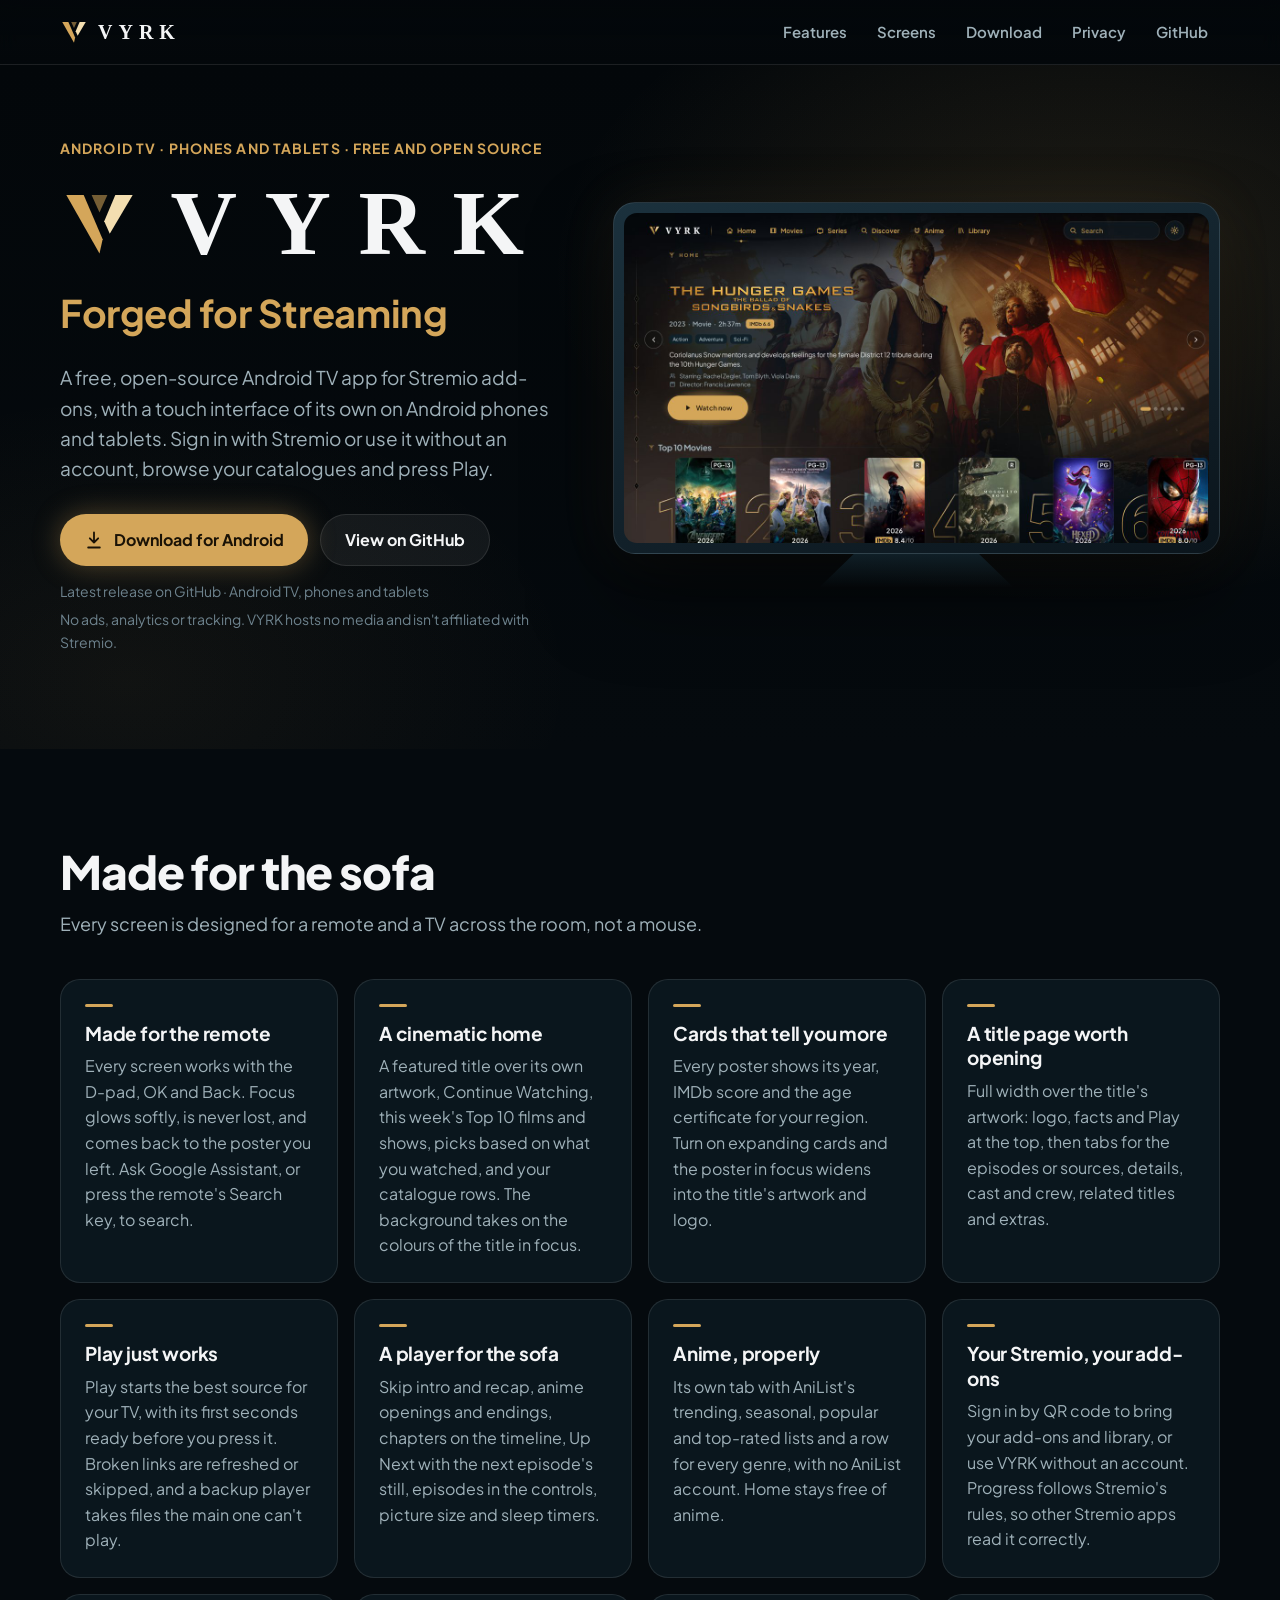
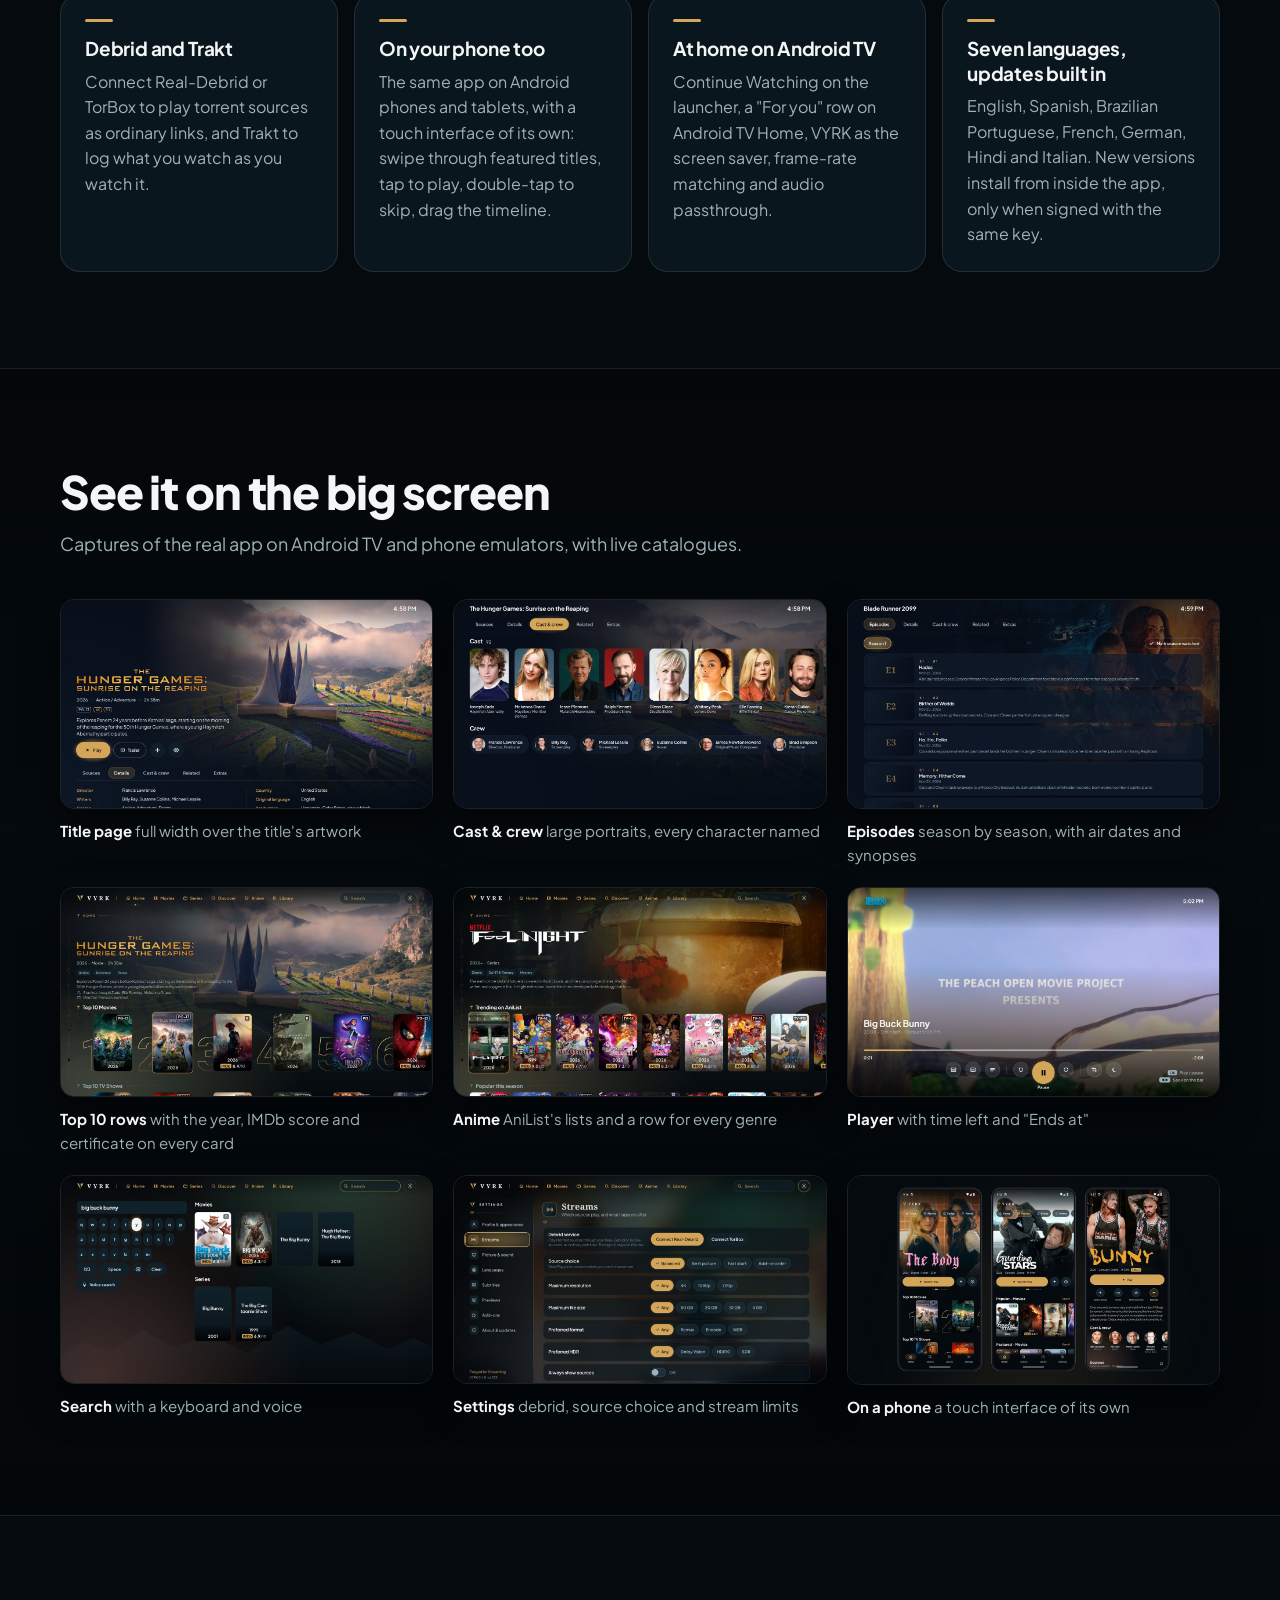
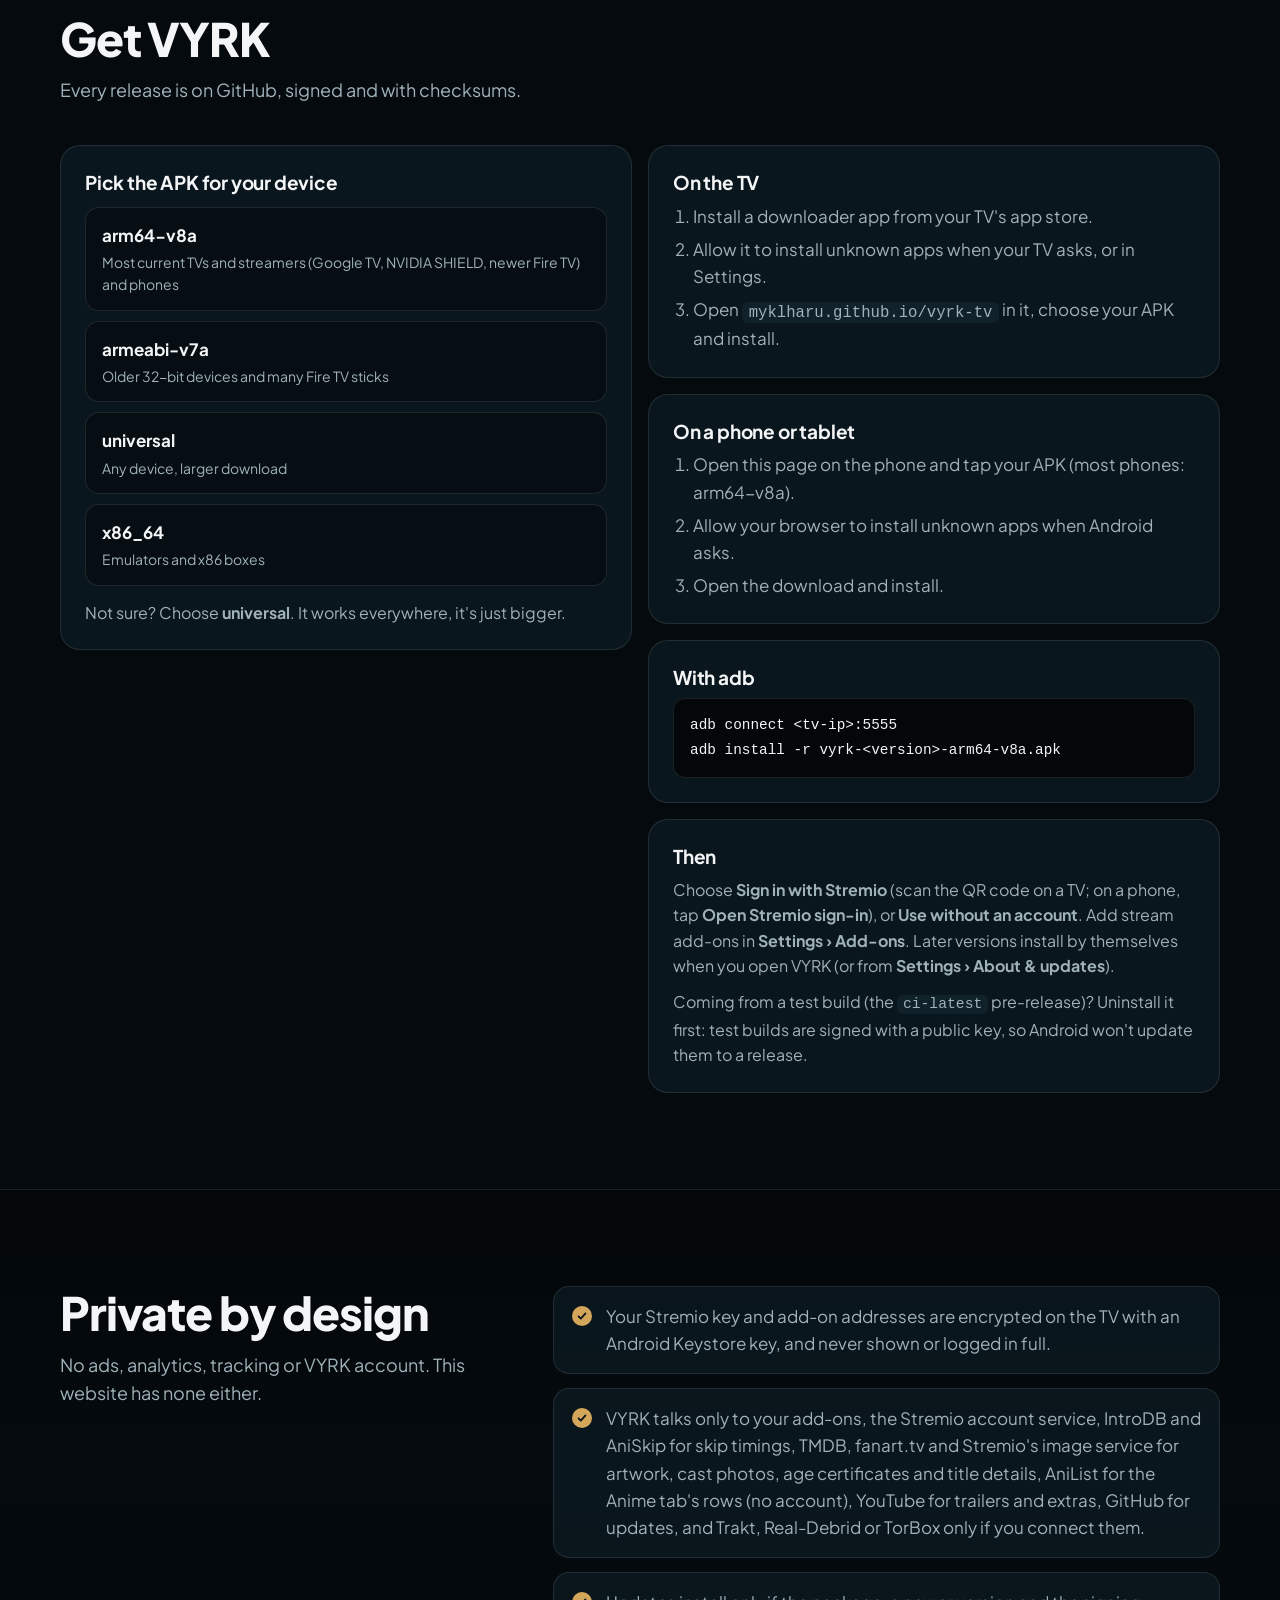
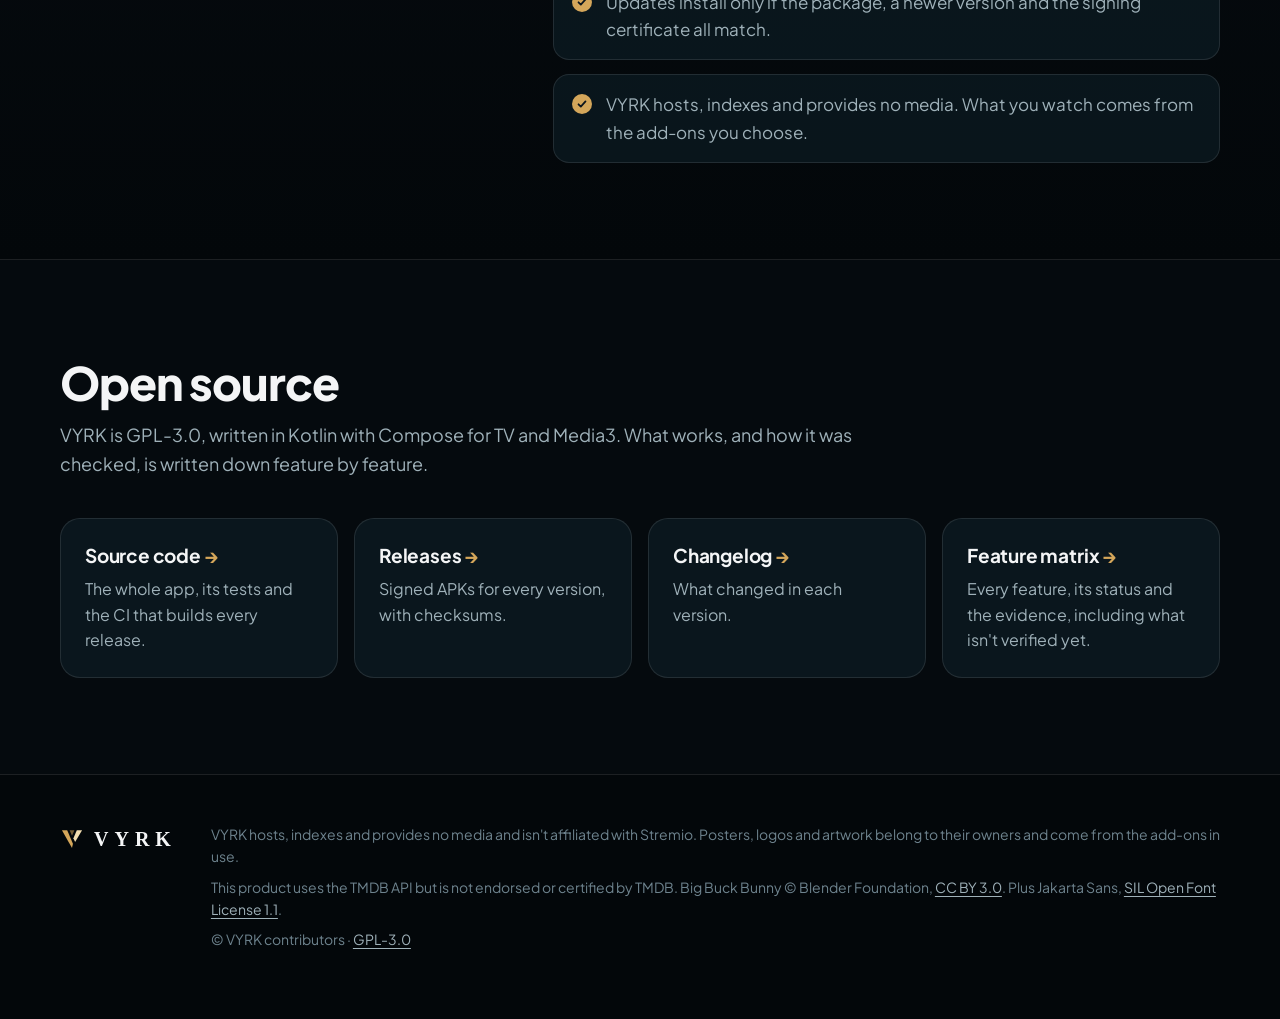
<file: site/index.html>
<!DOCTYPE html>
<html lang="en">
<head>
  <meta charset="utf-8">
  <meta name="viewport" content="width=device-width, initial-scale=1">
  <title>VYRK · Forged for Streaming</title>
  <meta name="description" content="VYRK is a free, open-source Stremio add-on app for Android TV, with a touch interface for Android phones and tablets. Sign in with Stremio or use it without an account, browse your catalogues and press Play.">
  <meta name="theme-color" content="#050A0E">
  <link rel="icon" href="img/mark.svg" type="image/svg+xml">
  <meta property="og:type" content="website">
  <meta property="og:title" content="VYRK · Forged for Streaming">
  <meta property="og:description" content="A free, open-source Stremio add-on app for Android TV, phones and tablets. Browse, choose, press Play.">
  <meta property="og:image" content="https://myklharu.github.io/vyrk-tv/img/social-preview.jpg">
  <meta property="og:url" content="https://myklharu.github.io/vyrk-tv/">
  <meta name="twitter:card" content="summary_large_image">
  <link rel="preload" href="fonts/PlusJakartaSans.ttf" as="font" type="font/ttf" crossorigin>
  <link rel="stylesheet" href="styles.css">
</head>
<body>
  <a class="skip" href="#main">Skip to content</a>

  <header class="top">
    <nav class="wrap nav" aria-label="Main">
      <a class="brand" href="#top" aria-label="VYRK home">
        <img src="img/mark.svg" alt="" width="28" height="28">
        <span>VYRK</span>
      </a>
      <div class="nav-links">
        <a href="#features">Features</a>
        <a href="#screens">Screens</a>
        <a href="#download">Download</a>
        <a href="#privacy">Privacy</a>
        <a href="https://github.com/MYKLHARU/vyrk-tv">GitHub</a>
      </div>
    </nav>
  </header>

  <main id="main">
    <!-- Hero -->
    <section class="hero" id="top">
      <div class="wrap hero-grid">
        <div class="hero-copy">
          <p class="eyebrow">Android TV · Phones and tablets · Free and open source</p>
          <h1 class="wordmark">
            <img src="img/mark.svg" alt="" width="96" height="96">
            <span>VYRK</span>
          </h1>
          <p class="tagline">Forged for Streaming</p>
          <p class="lede">A free, open-source Android TV app for Stremio add-ons, with a touch interface of its own on Android phones and tablets. Sign in with Stremio or use it without an account, browse your catalogues and press Play.</p>
          <div class="cta">
            <a class="btn btn-primary" id="dl-main" href="https://github.com/MYKLHARU/vyrk-tv/releases/latest">
              <svg viewBox="0 0 24 24" aria-hidden="true"><path d="M12 3v12m0 0-5-5m5 5 5-5M5 21h14" fill="none" stroke="currentColor" stroke-width="2.2" stroke-linecap="round" stroke-linejoin="round"/></svg>
              <span>Download for Android</span>
            </a>
            <a class="btn btn-ghost" href="https://github.com/MYKLHARU/vyrk-tv">View on GitHub</a>
          </div>
          <p class="fineprint" id="dl-meta">Latest release on GitHub · Android TV, phones and tablets</p>
          <p class="fineprint">No ads, analytics or tracking. VYRK hosts no media and isn't affiliated with Stremio.</p>
        </div>
        <figure class="tv">
          <div class="tv-frame"><img src="img/shots/home.jpg" alt="VYRK's Home on a TV: The Hunger Games: The Ballad of Songbirds and Snakes featured over its artwork with its logo, facts, synopsis and Watch now, above the Top 10 Movies row" width="1280" height="720"></div>
          <div class="tv-stand" aria-hidden="true"></div>
        </figure>
      </div>
    </section>

    <!-- Features -->
    <section class="section" id="features">
      <div class="wrap">
        <h2>Made for the sofa</h2>
        <p class="section-lede">Every screen is designed for a remote and a TV across the room, not a mouse.</p>
        <div class="features">
          <article class="card">
            <h3>Made for the remote</h3>
            <p>Every screen works with the D-pad, OK and Back. Focus glows softly, is never lost, and comes back to the poster you left. Ask Google Assistant, or press the remote's Search key, to search.</p>
          </article>
          <article class="card">
            <h3>A cinematic home</h3>
            <p>A featured title over its own artwork, Continue Watching, this week's Top 10 films and shows, picks based on what you watched, and your catalogue rows. The background takes on the colours of the title in focus.</p>
          </article>
          <article class="card">
            <h3>Cards that tell you more</h3>
            <p>Every poster shows its year, IMDb score and the age certificate for your region. Turn on expanding cards and the poster in focus widens into the title's artwork and logo.</p>
          </article>
          <article class="card">
            <h3>A title page worth opening</h3>
            <p>Full width over the title's artwork: logo, facts and Play at the top, then tabs for the episodes or sources, details, cast and crew, related titles and extras.</p>
          </article>
          <article class="card">
            <h3>Play just works</h3>
            <p>Play starts the best source for your TV, with its first seconds ready before you press it. Broken links are refreshed or skipped, and a backup player takes files the main one can't play.</p>
          </article>
          <article class="card">
            <h3>A player for the sofa</h3>
            <p>Skip intro and recap, anime openings and endings, chapters on the timeline, Up Next with the next episode's still, episodes in the controls, picture size and sleep timers.</p>
          </article>
          <article class="card">
            <h3>Anime, properly</h3>
            <p>Its own tab with AniList's trending, seasonal, popular and top-rated lists and a row for every genre, with no AniList account. Home stays free of anime.</p>
          </article>
          <article class="card">
            <h3>Your Stremio, your add-ons</h3>
            <p>Sign in by QR code to bring your add-ons and library, or use VYRK without an account. Progress follows Stremio's rules, so other Stremio apps read it correctly.</p>
          </article>
          <article class="card">
            <h3>Debrid and Trakt</h3>
            <p>Connect Real-Debrid or TorBox to play torrent sources as ordinary links, and Trakt to log what you watch as you watch it.</p>
          </article>
          <article class="card">
            <h3>On your phone too</h3>
            <p>The same app on Android phones and tablets, with a touch interface of its own: swipe through featured titles, tap to play, double-tap to skip, drag the timeline.</p>
          </article>
          <article class="card">
            <h3>At home on Android TV</h3>
            <p>Continue Watching on the launcher, a "For you" row on Android TV Home, VYRK as the screen saver, frame-rate matching and audio passthrough.</p>
          </article>
          <article class="card">
            <h3>Seven languages, updates built in</h3>
            <p>English, Spanish, Brazilian Portuguese, French, German, Hindi and Italian. New versions install from inside the app, only when signed with the same key.</p>
          </article>
        </div>
      </div>
    </section>

    <!-- Screens -->
    <section class="section section-alt" id="screens">
      <div class="wrap">
        <h2>See it on the big screen</h2>
        <p class="section-lede">Captures of the real app on Android TV and phone emulators, with live catalogues.</p>
        <div class="gallery">
          <figure><img src="img/shots/info-page.jpg" alt="Title page for The Hunger Games: Sunrise on the Reaping: its logo, year, genre and runtime, PG-13, 4K and 5.1 badges, the synopsis, Play, Trailer, Library and Watched, with the Sources, Details, Cast and crew, Related and Extras tabs below" loading="lazy" width="1280" height="720"><figcaption><strong>Title page</strong> full width over the title's artwork</figcaption></figure>
          <figure><img src="img/shots/info-cast.jpg" alt="Cast and crew tab: a row of cast portraits, each with the character's name, and the crew below with their roles" loading="lazy" width="1280" height="720"><figcaption><strong>Cast &amp; crew</strong> large portraits, every character named</figcaption></figure>
          <figure><img src="img/shots/series-info.jpg" alt="Episodes tab for Blade Runner 2099: the season and Mark season watched, then the episodes with their titles, air dates and synopses" loading="lazy" width="1280" height="720"><figcaption><strong>Episodes</strong> season by season, with air dates and synopses</figcaption></figure>
          <figure><img src="img/shots/top10-rows.jpg" alt="Home with the Top 10 Movies row in focus: the title header above posters that each show the year, IMDb score and age certificate" loading="lazy" width="1280" height="720"><figcaption><strong>Top 10 rows</strong> with the year, IMDb score and certificate on every card</figcaption></figure>
          <figure><img src="img/shots/anime.jpg" alt="Anime tab: Fool Night featured over its artwork, above AniList's Trending row of posters with the year, IMDb score and certificate" loading="lazy" width="1280" height="720"><figcaption><strong>Anime</strong> AniList's lists and a row for every genre</figcaption></figure>
          <figure><img src="img/shots/player.jpg" alt="Player with round controls, the time left and the time it ends" loading="lazy" width="1280" height="720"><figcaption><strong>Player</strong> with time left and "Ends at"</figcaption></figure>
          <figure><img src="img/shots/search.jpg" alt="Search for big buck bunny: an on-screen keyboard and voice search beside film and series results" loading="lazy" width="1280" height="720"><figcaption><strong>Search</strong> with a keyboard and voice</figcaption></figure>
          <figure><img src="img/shots/settings.jpg" alt="Settings, Streams page: the debrid service, source choice, maximum resolution and file size, preferred format and HDR" loading="lazy" width="1280" height="720"><figcaption><strong>Settings</strong> debrid, source choice and stream limits</figcaption></figure>
          <figure><img src="img/shots/phone.jpg" alt="Three phone screens: Home with a featured title and Top 10 rows, the Movies tab with its rows, and a film's title page with Play, cast and sources" loading="lazy" width="1280" height="720"><figcaption><strong>On a phone</strong> a touch interface of its own</figcaption></figure>
        </div>
      </div>
    </section>

    <!-- Download -->
    <section class="section" id="download">
      <div class="wrap">
        <h2>Get VYRK</h2>
        <p class="section-lede" id="release-line">Every release is on GitHub, signed and with checksums.</p>
        <div class="download-grid">
          <div class="card apk-card">
            <h3>Pick the APK for your device</h3>
            <ul class="apks" id="apks">
              <li><a class="apk" data-abi="arm64-v8a" href="https://github.com/MYKLHARU/vyrk-tv/releases/latest"><span class="apk-name">arm64-v8a</span><span class="apk-for">Most current TVs and streamers (Google TV, NVIDIA SHIELD, newer Fire TV) and phones</span><span class="apk-size"></span></a></li>
              <li><a class="apk" data-abi="armeabi-v7a" href="https://github.com/MYKLHARU/vyrk-tv/releases/latest"><span class="apk-name">armeabi-v7a</span><span class="apk-for">Older 32-bit devices and many Fire TV sticks</span><span class="apk-size"></span></a></li>
              <li><a class="apk" data-abi="universal" href="https://github.com/MYKLHARU/vyrk-tv/releases/latest"><span class="apk-name">universal</span><span class="apk-for">Any device, larger download</span><span class="apk-size"></span></a></li>
              <li><a class="apk" data-abi="x86_64" href="https://github.com/MYKLHARU/vyrk-tv/releases/latest"><span class="apk-name">x86_64</span><span class="apk-for">Emulators and x86 boxes</span><span class="apk-size"></span></a></li>
            </ul>
            <p class="fineprint">Not sure? Choose <strong>universal</strong>. It works everywhere, it's just bigger.</p>
          </div>
          <div class="steps">
            <div class="card">
              <h3>On the TV</h3>
              <ol>
                <li>Install a downloader app from your TV's app store.</li>
                <li>Allow it to install unknown apps when your TV asks, or in Settings.</li>
                <li>Open <code>myklharu.github.io/vyrk-tv</code> in it, choose your APK and install.</li>
              </ol>
            </div>
            <div class="card">
              <h3>On a phone or tablet</h3>
              <ol>
                <li>Open this page on the phone and tap your APK (most phones: arm64-v8a).</li>
                <li>Allow your browser to install unknown apps when Android asks.</li>
                <li>Open the download and install.</li>
              </ol>
            </div>
            <div class="card">
              <h3>With adb</h3>
              <pre><code>adb connect &lt;tv-ip&gt;:5555
adb install -r vyrk-&lt;version&gt;-arm64-v8a.apk</code></pre>
            </div>
            <div class="card">
              <h3>Then</h3>
              <p>Choose <strong>Sign in with Stremio</strong> (scan the QR code on a TV; on a phone, tap <strong>Open Stremio sign-in</strong>), or <strong>Use without an account</strong>. Add stream add-ons in <strong>Settings › Add-ons</strong>. Later versions install by themselves when you open VYRK (or from <strong>Settings › About & updates</strong>).</p>
              <p class="fineprint">Coming from a test build (the <code>ci-latest</code> pre-release)? Uninstall it first: test builds are signed with a public key, so Android won't update them to a release.</p>
            </div>
          </div>
        </div>
      </div>
    </section>

    <!-- Privacy -->
    <section class="section section-alt" id="privacy">
      <div class="wrap two-col">
        <div>
          <h2>Private by design</h2>
          <p class="section-lede">No ads, analytics, tracking or VYRK account. This website has none either.</p>
        </div>
        <ul class="ticks">
          <li>Your Stremio key and add-on addresses are encrypted on the TV with an Android Keystore key, and never shown or logged in full.</li>
          <li>VYRK talks only to your add-ons, the Stremio account service, IntroDB and AniSkip for skip timings, TMDB, fanart.tv and Stremio's image service for artwork, cast photos, age certificates and title details, AniList for the Anime tab's rows (no account), YouTube for trailers and extras, GitHub for updates, and Trakt, Real-Debrid or TorBox only if you connect them.</li>
          <li>Updates install only if the package, a newer version and the signing certificate all match.</li>
          <li>VYRK hosts, indexes and provides no media. What you watch comes from the add-ons you choose.</li>
        </ul>
      </div>
    </section>

    <!-- Open source -->
    <section class="section" id="open-source">
      <div class="wrap">
        <h2>Open source</h2>
        <p class="section-lede">VYRK is GPL-3.0, written in Kotlin with Compose for TV and Media3. What works, and how it was checked, is written down feature by feature.</p>
        <div class="links">
          <a class="card link-card" href="https://github.com/MYKLHARU/vyrk-tv"><h3>Source code</h3><p>The whole app, its tests and the CI that builds every release.</p></a>
          <a class="card link-card" href="https://github.com/MYKLHARU/vyrk-tv/releases"><h3>Releases</h3><p>Signed APKs for every version, with checksums.</p></a>
          <a class="card link-card" href="https://github.com/MYKLHARU/vyrk-tv/blob/main/CHANGELOG.md"><h3>Changelog</h3><p>What changed in each version.</p></a>
          <a class="card link-card" href="https://github.com/MYKLHARU/vyrk-tv/blob/main/docs/FEATURES.md"><h3>Feature matrix</h3><p>Every feature, its status and the evidence, including what isn't verified yet.</p></a>
        </div>
      </div>
    </section>
  </main>

  <footer class="footer">
    <div class="wrap footer-grid">
      <div class="brand"><img src="img/mark.svg" alt="" width="24" height="24"><span>VYRK</span></div>
      <div class="legal">
        <p>VYRK hosts, indexes and provides no media and isn't affiliated with Stremio. Posters, logos and artwork belong to their owners and come from the add-ons in use.</p>
        <p>This product uses the TMDB API but is not endorsed or certified by TMDB. Big Buck Bunny © Blender Foundation, <a href="https://creativecommons.org/licenses/by/3.0/">CC BY 3.0</a>. Plus Jakarta Sans, <a href="fonts/OFL.txt">SIL Open Font License 1.1</a>.</p>
        <p>© VYRK contributors · <a href="https://github.com/MYKLHARU/vyrk-tv/blob/main/LICENSE">GPL-3.0</a></p>
      </div>
    </div>
  </footer>

  <script src="app.js" defer></script>
</body>
</html>
</file>
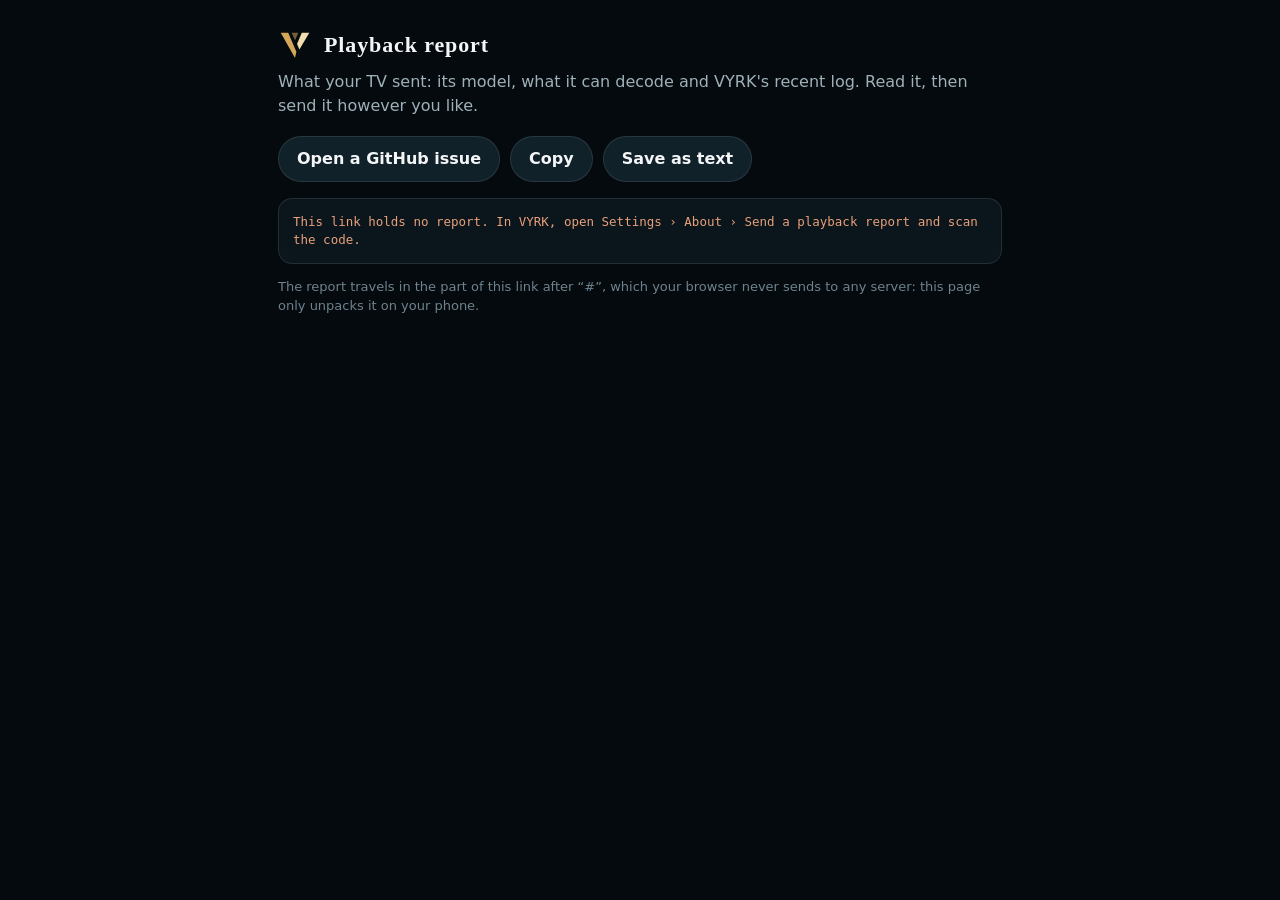
<file: site/report.html>
<!DOCTYPE html>
<html lang="en">
<head>
  <meta charset="utf-8">
  <meta name="viewport" content="width=device-width, initial-scale=1">
  <title>VYRK · Playback report</title>
  <meta name="robots" content="noindex">
  <meta name="theme-color" content="#050A0E">
  <link rel="icon" href="img/mark.svg" type="image/svg+xml">
  <style>
    :root { --bg: #050A0E; --panel: #0B151C; --raised: #10212A; --text: #F4F5F6; --text-2: #9FB1B9; --muted: #6E838E; --accent: #D4A65A; --on-accent: #1A1206; --edge: rgba(255,255,255,.10); }
    * { box-sizing: border-box; }
    body { margin: 0; background: var(--bg); color: var(--text); font: 16px/1.5 system-ui, -apple-system, "Segoe UI", Roboto, sans-serif; }
    main { max-width: 760px; margin: 0 auto; padding: 28px 18px 48px; }
    header { display: flex; align-items: center; gap: 12px; margin-bottom: 8px; }
    header img { width: 34px; height: 34px; }
    h1 { font: 600 22px/1.2 "Noto Serif", Georgia, serif; letter-spacing: .04em; margin: 0; }
    p { color: var(--text-2); margin: 8px 0 18px; }
    .actions { display: flex; flex-wrap: wrap; gap: 10px; margin: 0 0 16px; }
    button, a.button { appearance: none; border: 1px solid var(--edge); background: var(--raised); color: var(--text); border-radius: 999px; padding: 10px 18px; font: inherit; font-weight: 600; text-decoration: none; cursor: pointer; }
    .primary { background: var(--accent); color: var(--on-accent); border-color: transparent; }
    pre { background: var(--panel); border: 1px solid var(--edge); border-radius: 14px; padding: 14px; white-space: pre-wrap; word-break: break-word; font: 12.5px/1.45 ui-monospace, SFMono-Regular, Menlo, Consolas, monospace; color: var(--text); }
    .note { color: var(--muted); font-size: 13px; }
    .error { color: #E8A07A; }
  </style>
</head>
<body>
<main>
  <header><img src="img/mark.svg" alt=""><h1>Playback report</h1></header>
  <p id="intro">What your TV sent: its model, what it can decode and VYRK's recent log. Read it, then send it however you like.</p>
  <div class="actions" id="actions" hidden>
    <a class="button primary" id="issue" target="_blank" rel="noopener">Open a GitHub issue</a>
    <button id="copy" type="button">Copy</button>
    <button id="save" type="button">Save as text</button>
  </div>
  <pre id="report">Unpacking…</pre>
  <p class="note">The report travels in the part of this link after “#”, which your browser never sends to any server: this page only unpacks it on your phone.</p>
</main>
<script>
(async () => {
  const out = document.getElementById('report');
  const packed = new URLSearchParams(location.hash.slice(1)).get('r');
  if (!packed) { out.textContent = 'This link holds no report. In VYRK, open Settings › About › Send a playback report and scan the code.'; out.classList.add('error'); return; }
  try {
    const b64 = packed.replace(/-/g, '+').replace(/_/g, '/');
    const bin = atob(b64 + '='.repeat((4 - b64.length % 4) % 4));
    const bytes = Uint8Array.from(bin, c => c.charCodeAt(0));
    const stream = new Blob([bytes]).stream().pipeThrough(new DecompressionStream('deflate-raw'));
    const text = await new Response(stream).text();
    out.textContent = text;
    const first = text.split('\n')[0] || 'VYRK playback report';
    const device = (text.split('\n').find(l => l.startsWith('Device: ')) || '').slice(8).split(' · ')[0];
    const title = 'Playback report: ' + (device || first);
    const body = 'What happened (what you played, what you saw):\n\n\n<details><summary>Report</summary>\n\n```\n' + text + '\n```\n</details>\n';
    const issue = document.getElementById('issue');
    // GitHub's new-issue link takes the text in the address; a long report is pasted instead.
    if (body.length < 6000) issue.href = 'https://github.com/MYKLHARU/vyrk-tv/issues/new?title=' + encodeURIComponent(title) + '&body=' + encodeURIComponent(body);
    else { issue.href = 'https://github.com/MYKLHARU/vyrk-tv/issues/new?title=' + encodeURIComponent(title); issue.textContent = 'Open a GitHub issue (then paste)'; }
    document.getElementById('copy').onclick = async () => { try { await navigator.clipboard.writeText(text); document.getElementById('copy').textContent = 'Copied'; } catch (_) {} };
    document.getElementById('save').onclick = () => {
      const a = document.createElement('a');
      a.href = URL.createObjectURL(new Blob([text], { type: 'text/plain' }));
      a.download = 'vyrk-report.txt'; a.click();
    };
    document.getElementById('actions').hidden = false;
  } catch (e) {
    out.textContent = 'This report couldn’t be unpacked (the link may be cut short, or the browser is too old).';
    out.classList.add('error');
  }
})();
</script>
</body>
</html>
</file>
<file: site/styles.css>
/* VYRK site: the app's own palette (Theme.kt) and type. No external requests besides GitHub's release API. */
@font-face {
  font-family: "Plus Jakarta Sans";
  src: url("fonts/PlusJakartaSans.ttf") format("truetype");
  font-weight: 200 800;
  font-display: swap;
}

:root {
  --bg: #050A0E;
  --shade: #03070A;
  --panel: #0B151C;
  --raised: #10212A;
  --text: #F4F5F6;
  --text-2: #9FB1B9;
  --muted: #6E838E;
  --accent: #D4A65A;
  --on-accent: #1A1206;
  --edge: rgba(255, 255, 255, 0.10);
  --serif: "Noto Serif", Georgia, "Times New Roman", serif; /* the app's wordmark is the system serif */
  --radius: 20px;
  --wrap: 1160px;
}

* { box-sizing: border-box; }
html { scroll-behavior: smooth; }
@media (prefers-reduced-motion: reduce) { html { scroll-behavior: auto; } }

body {
  margin: 0;
  background: var(--bg);
  color: var(--text);
  font-family: "Plus Jakarta Sans", system-ui, -apple-system, "Segoe UI", Roboto, sans-serif;
  font-size: 17px;
  line-height: 1.6;
  -webkit-font-smoothing: antialiased;
}

img { max-width: 100%; height: auto; display: block; }
a { color: var(--accent); text-decoration-thickness: 1px; text-underline-offset: 3px; }
code, pre { font-family: ui-monospace, "Cascadia Mono", Consolas, monospace; font-size: 0.92em; }
code { background: var(--raised); padding: 0.1em 0.4em; border-radius: 6px; }

/* Big, obvious focus: the site is also opened from TV browsers with a D-pad. */
:focus-visible { outline: 3px solid var(--accent); outline-offset: 3px; border-radius: 12px; }

.wrap { width: min(var(--wrap), calc(100% - 48px)); margin: 0 auto; }
.skip { position: absolute; left: -999px; top: 8px; background: var(--accent); color: var(--on-accent); padding: 8px 14px; border-radius: 10px; z-index: 10; }
.skip:focus { left: 12px; }

/* ---- Top bar ---- */
.top {
  position: sticky; top: 0; z-index: 5;
  background: linear-gradient(to bottom, rgba(3, 7, 10, 0.92), rgba(3, 7, 10, 0.70));
  backdrop-filter: blur(10px);
  -webkit-backdrop-filter: blur(10px);
  border-bottom: 1px solid var(--edge);
}
.nav { display: flex; align-items: center; justify-content: space-between; height: 64px; }
.brand { display: inline-flex; align-items: center; gap: 10px; color: var(--text); text-decoration: none; font-family: var(--serif); font-weight: 600; font-size: 20px; letter-spacing: 0.30em; }
.brand span, .wordmark span { margin-right: -0.30em; } /* no trailing letter space */
.nav-links { display: flex; gap: 6px; }
.nav-links a { color: var(--text-2); text-decoration: none; font-weight: 600; font-size: 15px; padding: 8px 12px; border-radius: 10px; }
.nav-links a:hover { color: var(--text); background: rgba(255, 255, 255, 0.06); }

/* ---- Hero ---- */
.hero {
  position: relative;
  overflow: hidden;
  padding: 72px 0 96px;
  background:
    radial-gradient(60% 70% at 85% 30%, rgba(212, 166, 90, 0.14), transparent 70%),
    radial-gradient(50% 60% at 10% 90%, rgba(212, 166, 90, 0.06), transparent 70%),
    linear-gradient(180deg, var(--shade), var(--bg));
}
.hero-grid { display: grid; grid-template-columns: 0.9fr 1.1fr; gap: 56px; align-items: center; }
.eyebrow { color: var(--accent); font-weight: 700; font-size: 14px; letter-spacing: 0.08em; text-transform: uppercase; margin: 0 0 18px; }
.wordmark { display: flex; align-items: center; gap: 0.34em; margin: 0; font-family: var(--serif); font-size: clamp(52px, 7.4vw, 92px); line-height: 1; font-weight: 600; letter-spacing: 0.30em; }
.wordmark img { width: 0.86em; height: 0.86em; }
.tagline { margin: 14px 0 0; font-size: clamp(26px, 3.2vw, 38px); font-weight: 700; color: var(--accent); letter-spacing: -0.01em; }
.lede { margin: 18px 0 0; font-size: 19px; color: var(--text-2); max-width: 34em; }
.cta { display: flex; flex-wrap: wrap; gap: 12px; margin: 30px 0 14px; }
.fineprint { margin: 6px 0 0; font-size: 14px; color: var(--muted); }
.fineprint strong { color: var(--text-2); }

.btn { display: inline-flex; align-items: center; gap: 10px; height: 52px; padding: 0 24px; border-radius: 999px; font-weight: 700; font-size: 16px; text-decoration: none; transition: transform 0.15s ease, box-shadow 0.15s ease, background 0.15s ease; }
.btn svg { width: 20px; height: 20px; }
.btn-primary { background: var(--accent); color: var(--on-accent); box-shadow: 0 0 28px rgba(212, 166, 90, 0.35); }
.btn-primary:hover, .btn-primary:focus-visible { transform: scale(1.04); box-shadow: 0 0 40px rgba(212, 166, 90, 0.55); }
.btn-ghost { color: var(--text); background: rgba(255, 255, 255, 0.06); border: 1px solid var(--edge); }
.btn-ghost:hover, .btn-ghost:focus-visible { background: var(--text); color: var(--bg); }

.tv { margin: 0; }
.tv-frame { padding: 10px; border-radius: 22px; background: linear-gradient(160deg, #1B313D, #0B151C); border: 1px solid var(--edge); box-shadow: 0 40px 80px rgba(0, 0, 0, 0.55), 0 0 60px rgba(212, 166, 90, 0.08); }
.tv-frame img { border-radius: 13px; }
.tv-stand { width: 32%; height: 34px; margin: 0 auto; background: linear-gradient(to bottom, #10212A, transparent); clip-path: polygon(18% 0, 82% 0, 100% 100%, 0 100%); opacity: 0.9; }

/* ---- Sections ---- */
.section { padding: 96px 0; }
.section-alt { background: linear-gradient(180deg, var(--shade), var(--bg) 40%, var(--shade)); border-top: 1px solid var(--edge); border-bottom: 1px solid var(--edge); }
h2 { margin: 0; font-size: clamp(32px, 4vw, 46px); line-height: 1.15; letter-spacing: -0.025em; font-weight: 800; }
h3 { margin: 0 0 8px; font-size: 19px; line-height: 1.3; letter-spacing: -0.01em; font-weight: 700; }
.section-lede { margin: 12px 0 40px; font-size: 18px; color: var(--text-2); max-width: 44em; }

.card { background: rgba(16, 33, 42, 0.55); border: 1px solid var(--edge); border-radius: var(--radius); padding: 24px; }
.card p { margin: 0; color: var(--text-2); font-size: 16px; }
.card p + p { margin-top: 10px; }

.features { display: grid; grid-template-columns: repeat(4, 1fr); gap: 16px; }
.features .card h3::before { content: ""; display: block; width: 28px; height: 3px; border-radius: 2px; background: var(--accent); margin-bottom: 14px; }

/* ---- Gallery ---- */
.gallery { display: grid; grid-template-columns: repeat(3, 1fr); gap: 20px; }
.gallery figure { margin: 0; }
.gallery img { border-radius: 14px; border: 1px solid var(--edge); box-shadow: 0 18px 40px rgba(0, 0, 0, 0.45); aspect-ratio: 16 / 9; object-fit: cover; width: 100%; }
.gallery figcaption { margin-top: 10px; font-size: 15px; color: var(--text-2); }
.gallery figcaption strong { color: var(--text); }

/* ---- Download ---- */
.download-grid { display: grid; grid-template-columns: 1fr 1fr; gap: 16px; align-items: start; }
/* Grid items may shrink below their content (the adb box scrolls instead of widening the page). */
.download-grid > *, .steps > * { min-width: 0; }
.apks { list-style: none; margin: 12px 0 14px; padding: 0; display: grid; gap: 10px; }
.apk { display: grid; grid-template-columns: auto 1fr auto; grid-template-areas: "name size size" "for for for"; gap: 2px 12px; padding: 14px 16px; border-radius: 14px; background: rgba(3, 7, 10, 0.5); border: 1px solid var(--edge); text-decoration: none; color: var(--text); transition: background 0.15s ease, transform 0.15s ease; }
.apk:hover, .apk:focus-visible { background: var(--text); color: var(--bg); transform: scale(1.015); }
.apk:hover .apk-for, .apk:focus-visible .apk-for, .apk:hover .apk-size, .apk:focus-visible .apk-size { color: inherit; }
.apk-name { grid-area: name; font-weight: 700; font-size: 17px; }
.apk-size { grid-area: size; justify-self: end; color: var(--muted); font-size: 14px; }
.apk-for { grid-area: for; color: var(--text-2); font-size: 14px; }
.steps { display: grid; gap: 16px; }
.steps ol { margin: 0; padding-left: 1.2em; color: var(--text-2); }
.steps li + li { margin-top: 6px; }
pre { margin: 0; padding: 14px 16px; background: var(--shade); border: 1px solid var(--edge); border-radius: 12px; overflow-x: auto; color: var(--text); }
pre code { background: none; padding: 0; }

/* ---- Privacy ---- */
.two-col { display: grid; grid-template-columns: 0.8fr 1.2fr; gap: 48px; align-items: start; }
.two-col .section-lede { margin-bottom: 0; }
.ticks { list-style: none; margin: 0; padding: 0; display: grid; gap: 14px; }
.ticks li { position: relative; padding: 16px 18px 16px 52px; background: rgba(16, 33, 42, 0.55); border: 1px solid var(--edge); border-radius: 16px; color: var(--text-2); }
.ticks li::before { content: ""; position: absolute; left: 18px; top: 19px; width: 20px; height: 20px; border-radius: 50%; background: var(--accent) url("data:image/svg+xml,%3Csvg xmlns='http://www.w3.org/2000/svg' viewBox='0 0 24 24'%3E%3Cpath d='M6 12.5l4 4 8-9' fill='none' stroke='%230B141D' stroke-width='3' stroke-linecap='round' stroke-linejoin='round'/%3E%3C/svg%3E") center / 14px no-repeat; }

/* ---- Open source ---- */
.links { display: grid; grid-template-columns: repeat(4, 1fr); gap: 16px; }
.link-card { text-decoration: none; color: var(--text); transition: transform 0.15s ease, background 0.15s ease; }
.link-card:hover, .link-card:focus-visible { transform: translateY(-3px); background: var(--raised); }
.link-card h3::after { content: " →"; color: var(--accent); }

/* ---- Footer ---- */
.footer { padding: 48px 0 64px; border-top: 1px solid var(--edge); background: var(--shade); }
.footer-grid { display: grid; grid-template-columns: auto 1fr; gap: 40px; align-items: start; }
.legal p { margin: 0 0 8px; color: var(--muted); font-size: 14px; }
.legal a { color: var(--text-2); }

/* ---- Smaller screens ---- */
@media (max-width: 1000px) {
  .hero-grid { grid-template-columns: 1fr; gap: 44px; }
  .features, .links { grid-template-columns: repeat(2, 1fr); }
  .gallery { grid-template-columns: repeat(2, 1fr); }
  .download-grid, .two-col { grid-template-columns: 1fr; }
  .two-col { gap: 24px; }
}
@media (max-width: 640px) {
  body { font-size: 16px; }
  .nav-links a:not(:last-child) { display: none; }
  .hero { padding: 44px 0 64px; }
  .section { padding: 64px 0; }
  .features, .links, .gallery { grid-template-columns: 1fr; }
  .footer-grid { grid-template-columns: 1fr; gap: 16px; }
  .btn { width: 100%; justify-content: center; }
}
</file>
